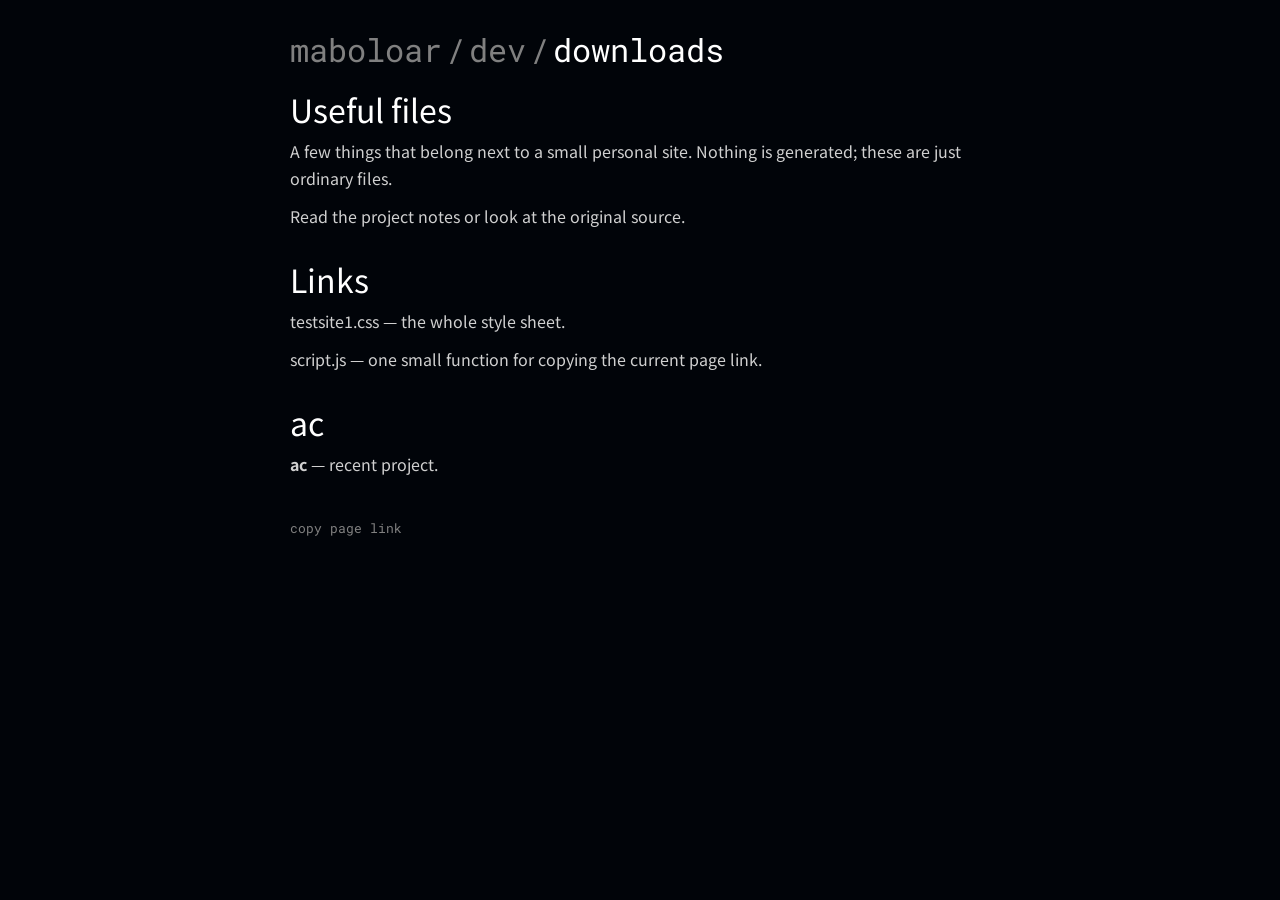
<file: index.html>
<!DOCTYPE html>
<html lang="en">
<head>
    <meta charset="utf-8">
    <meta name="viewport" content="width=device-width, initial-scale=1">
    <title>downloads</title>
    <link rel="stylesheet" href="testsite1.css">
</head>
<body>
    <div id="container">
        <h1 class="title" id="dim"><a href="blog.html">maboloar</a></h1>
        <h1 class="title" id="dim">/</h1>
        <h1 class="title" id="dim"><a href="dev.html">dev</a></h1>
        <h1 class="title" id="dim">/</h1>
        <h1 class="title">downloads</h1>

        <div class="section">
            <h2>Useful files</h2>
            <div class="article">
                <p>A few things that belong next to a small personal site. Nothing is generated; these are just ordinary files.</p>
                <p><a href="README.md">Read the project notes</a> or <a href="https://github.com/maboloar/maboloar.github.io">look at the original source</a>.</p>
            </div>
        </div>

        <div class="section">
            <h2>Links</h2>
            <div class="article">
                <p><a href="testsite1.css">testsite1.css</a> — the whole style sheet.</p>
                <p><a href="script.js">script.js</a> — one small function for copying the current page link.</p>
            </div>
        </div>
        
        <div class="section">
            <h2>ac</h2>
            <div class="article">
                <p><a href="ac.html"><b>ac</b></a> — recent project.</p>
            </div>
        </div>

        <footer><button class="copy-link" type="button" data-copy-link>copy page link</button></footer>
    </div>
    <script src="script.js"></script>
</body>
</html>
</file>
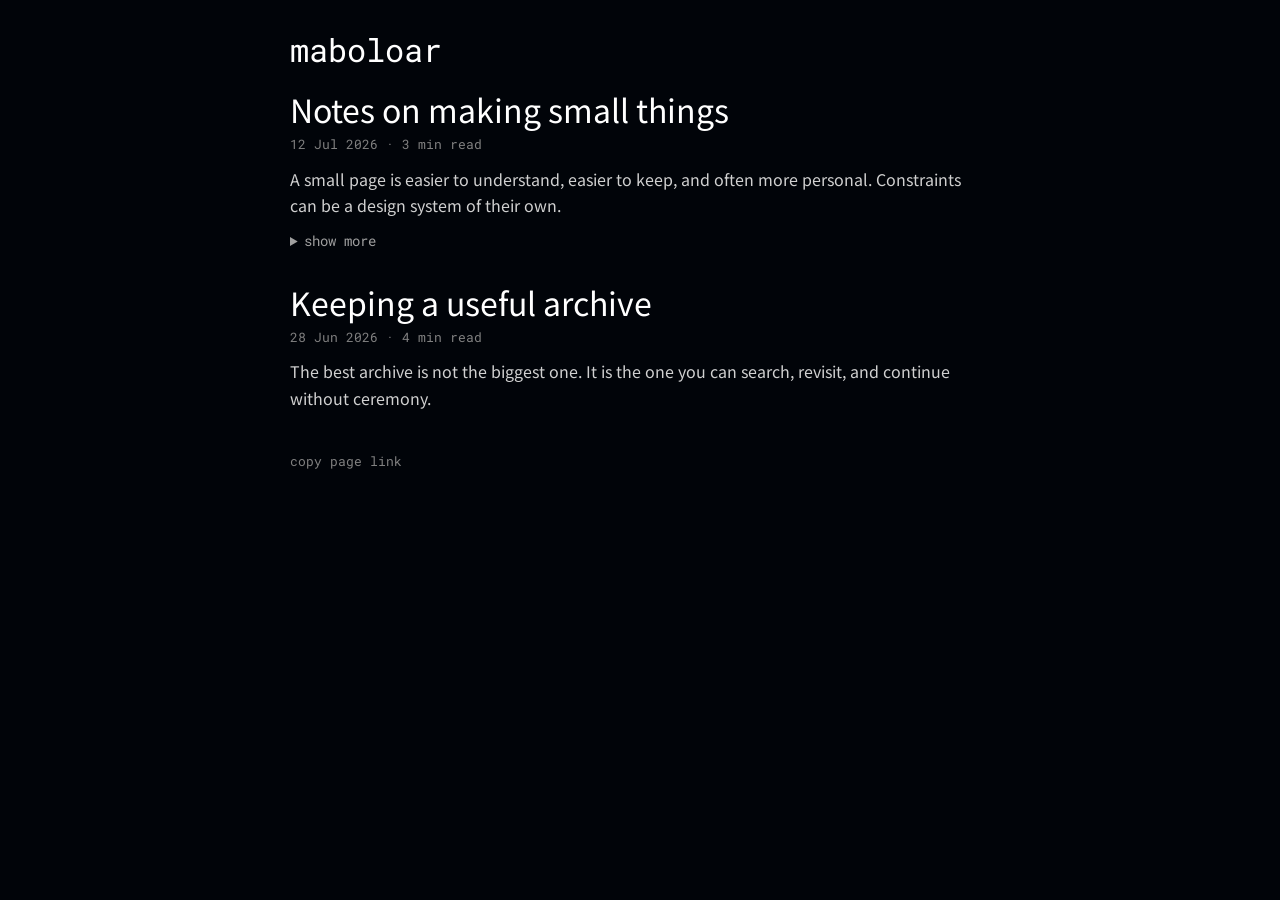
<file: blog.html>
<!DOCTYPE html>
<html lang="en">
<head>
    <meta charset="utf-8">
    <meta name="viewport" content="width=device-width, initial-scale=1">
    <title>blog</title>
    <link rel="stylesheet" href="testsite1.css">
</head>
<body>
    <div id="container">
        <h1 class="title">maboloar</h1>

        <div class="section">
            <h2>Notes on making small things</h2>
            <p class="meta">12 Jul 2026 · 3 min read</p>
            <div class="article">
                <p>A small page is easier to understand, easier to keep, and often more personal. Constraints can be a design system of their own.</p>
                <details class="more">
                    <summary>show more</summary>
                    <p>There is no need to hide the structure. A title, a paragraph, a link, and a little patience will carry most of the page.</p>
                </details>
            </div>
        </div>

        <div class="section">
            <h2>Keeping a useful archive</h2>
            <p class="meta">28 Jun 2026 · 4 min read</p>
            <div class="article">
                <p>The best archive is not the biggest one. It is the one you can search, revisit, and continue without ceremony.</p>
            </div>
        </div>

        <footer><button class="copy-link" type="button" data-copy-link>copy page link</button></footer>
    </div>
    <script src="script.js"></script>
</body>
</html>
</file>
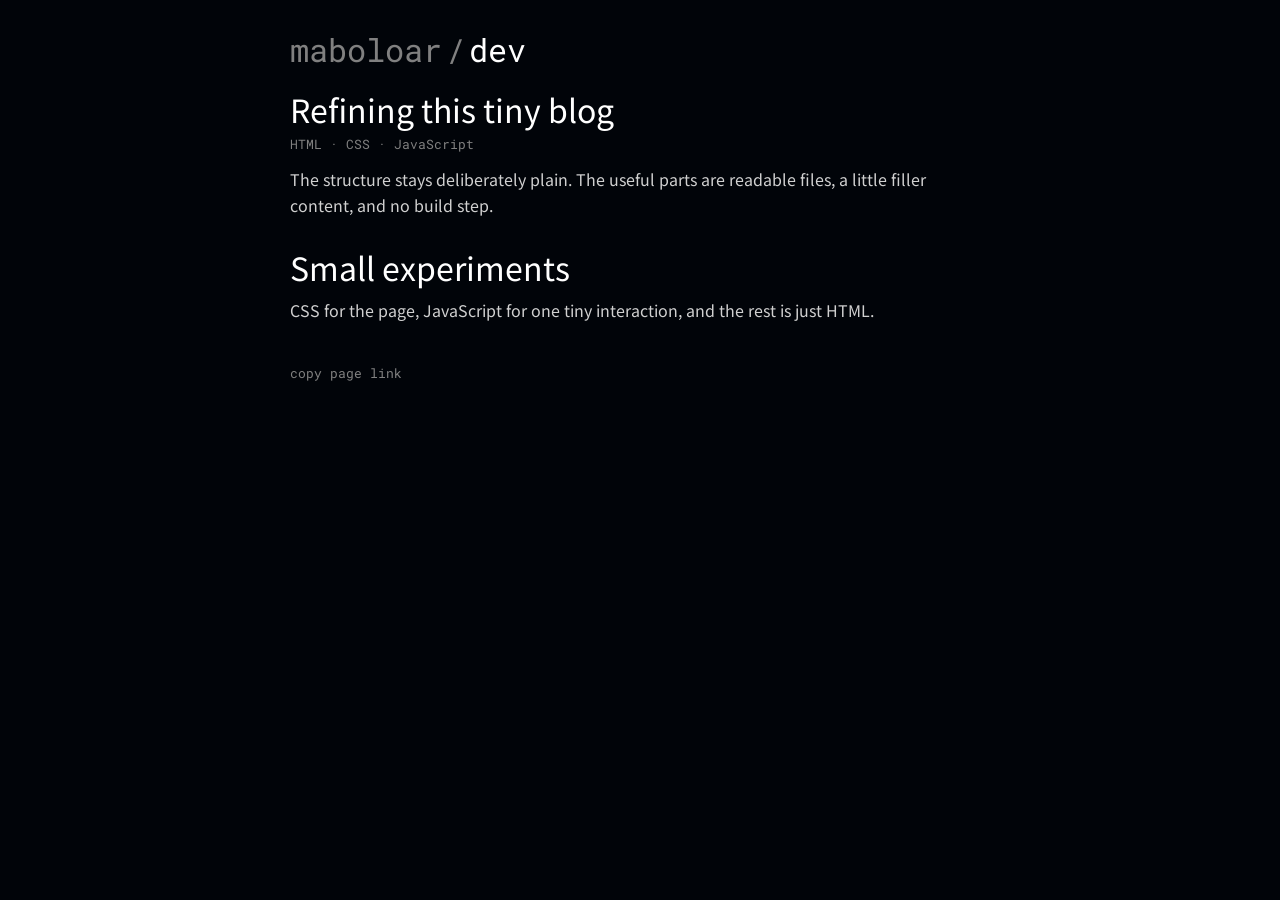
<file: dev.html>
<!DOCTYPE html>
<html lang="en">
<head>
    <meta charset="utf-8">
    <meta name="viewport" content="width=device-width, initial-scale=1">
    <title>dev</title>
    <link rel="stylesheet" href="testsite1.css">
</head>
<body>
    <div id="container">
        <h1 class="title" id="dim"><a href="blog.html">maboloar</a></h1>
        <h1 class="title" id="dim">/</h1>
        <h1 class="title">dev</h1>

        <div class="section">
            <h2>Refining this tiny blog</h2>
            <p class="meta">HTML · CSS · JavaScript</p>
            <div class="article">
                <p>The structure stays deliberately plain. The useful parts are readable files, a little filler content, and no build step.</p>
            </div>
        </div>

        <div class="section">
            <h2>Small experiments</h2>
            <div class="article">
                <p><a href="testsite1.css">CSS</a> for the page, <a href="script.js">JavaScript</a> for one tiny interaction, and the rest is just HTML.</p>
            </div>
        </div>

        <footer><button class="copy-link" type="button" data-copy-link>copy page link</button></footer>
    </div>
    <script src="script.js"></script>
</body>
</html>
</file>
<file: testsite1.css>
@import url('https://fonts.googleapis.com/css2?family=Noto+Sans+KR&family=Roboto+Mono&display=swap');

* {
    box-sizing: border-box;
}

body {
    background-color: #010409;
    color: white;
    font-family: 'Noto Sans KR', sans-serif;
    line-height: 1.65;
}

a {
    color: inherit;
    text-decoration: none;
}

a:hover,
a:focus-visible {
    text-decoration: underline;
}

a:focus-visible,
button:focus-visible {
    outline: 1px solid white;
    outline-offset: 3px;
}

#container {
    width: min(700px, calc(100% - 32px));
    margin: 30px auto;
}

.title {
    display: inline-block;
    margin: 0 0 10px;
    font-family: 'Roboto Mono', monospace;
    font-size: 2rem;
    font-weight: 400;
    line-height: 1.25;
}

#dim {
    color: #808080;
}

.section {
    margin: 10px 0 30px;
}

.section h2 {
    margin: 0 0 10px;
    font-size: xx-large;
    font-weight: 400;
    line-height: 1.2;
}

.article {
    color: #d0d0d0;
}

.article p {
    margin: 0 0 12px;
}

.meta {
    margin: -4px 0 10px;
    color: #808080;
    font-family: 'Roboto Mono', monospace;
    font-size: 0.8rem;
}

.more {
    margin-top: 10px;
}

.more summary {
    cursor: pointer;
    color: #a0a0a0;
    font-family: 'Roboto Mono', monospace;
    font-size: 0.85rem;
}

.copy-link {
    padding: 0;
    border: 0;
    background: transparent;
    color: #808080;
    cursor: pointer;
    font: inherit;
    font-family: 'Roboto Mono', monospace;
    font-size: 0.8rem;
}

.copy-link:hover {
    color: white;
    text-decoration: underline;
}

footer {
    margin: 40px 0;
    color: #808080;
    font-family: 'Roboto Mono', monospace;
    font-size: 0.8rem;
}

@media (max-width: 520px) {
    #container {
        width: calc(100% - 24px);
        margin-top: 18px;
    }

    .title {
        font-size: 1.55rem;
    }

    .section h2 {
        font-size: 1.8rem;
    }
}
</file>
